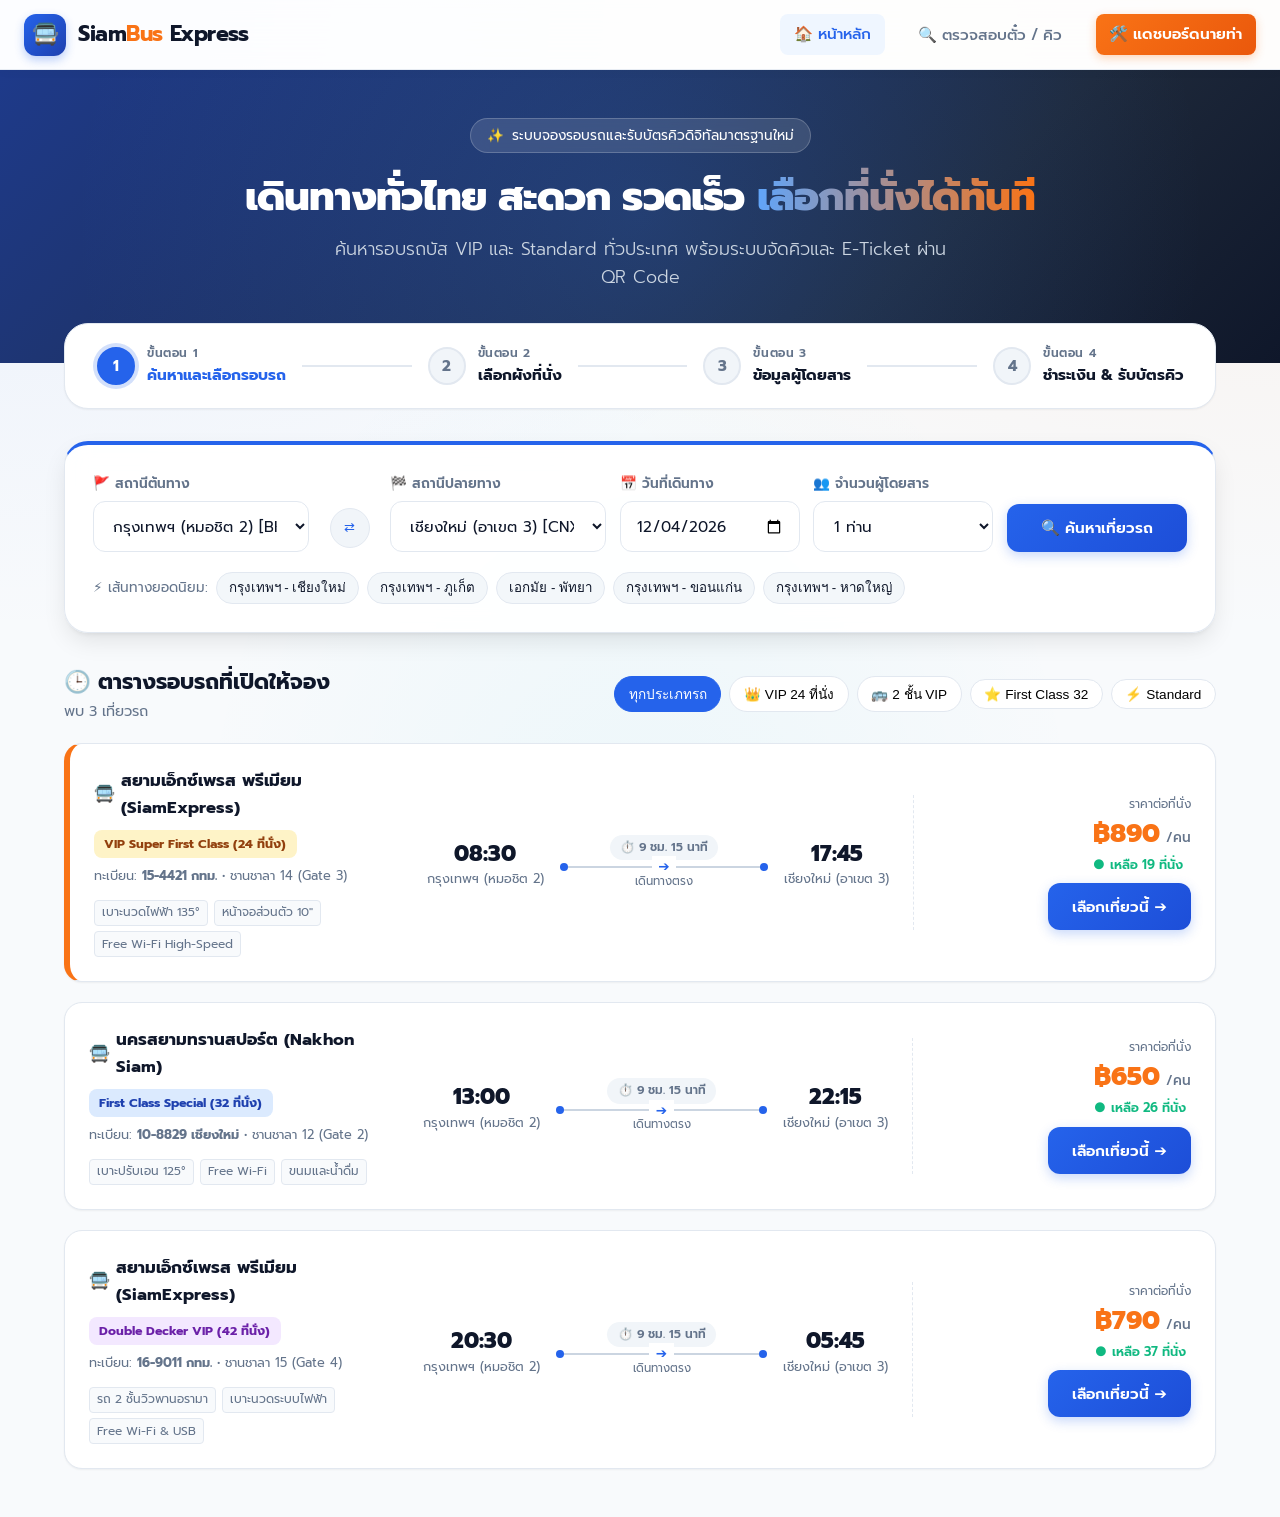
<file: index.html>
<!DOCTYPE html>
<html lang="th">
<head>
  <meta charset="UTF-8">
  <meta name="viewport" content="width=device-width, initial-scale=1.0">
  <title>SiamBus Express | ระบบค้นหารอบรถและจองคิวเดินทางออนไลน์</title>
  <meta name="description" content="ระบบจองตั๋วรถทัวร์และจองคิวเดินทางออนไลน์ ผังที่นั่งแบบเรียลไทม์ และบัตรคิวดิจิทัล QR Code สำหรับผู้โดยสาร">
  <!-- Google Fonts: Prompt & Plus Jakarta Sans -->
  <link rel="preconnect" href="https://fonts.googleapis.com">
  <link rel="preconnect" href="https://fonts.gstatic.com" crossorigin>
  <link href="https://fonts.googleapis.com/css2?family=Plus+Jakarta+Sans:wght@400;600;700;800&family=Prompt:wght@300;400;500;600;700;800&display=swap" rel="stylesheet">
  <!-- Stylesheets -->
  <link rel="stylesheet" href="css/style.css">
  <link rel="stylesheet" href="css/seatmap.css">
</head>
<body>

  <!-- Top Navigation Bar -->
  <nav class="navbar">
    <div class="nav-container">
      <a href="index.html" class="logo">
        <div class="logo-icon">🚍</div>
        <div class="logo-text">Siam<span>Bus</span> Express</div>
      </a>
      <ul class="nav-links">
        <li><a href="index.html" class="nav-link active">🏠 หน้าหลัก</a></li>
        <li><button type="button" class="nav-link" onclick="openLookupModal()" style="background: none; border: none; cursor: pointer; font-family: inherit;">🔍 ตรวจสอบตั๋ว / คิว</button></li>
        <li><a href="admin.html" class="nav-link nav-badge-btn">🛠️ แดชบอร์ดนายท่า</a></li>
      </ul>
    </div>
  </nav>

  <!-- Hero Header Section -->
  <header class="hero-section">
    <div class="hero-content">
      <div class="hero-pill">
        <span>✨</span> ระบบจองรอบรถและรับบัตรคิวดิจิทัลมาตรฐานใหม่
      </div>
      <h1 class="hero-title">เดินทางทั่วไทย สะดวก รวดเร็ว <span>เลือกที่นั่งได้ทันที</span></h1>
      <p class="hero-subtitle">ค้นหารอบรถบัส VIP และ Standard ทั่วประเทศ พร้อมระบบจัดคิวและ E-Ticket ผ่าน QR Code</p>
    </div>
  </header>

  <!-- Main Container -->
  <main class="main-container">

    <!-- Step Progress Wizard -->
    <div class="wizard-progress">
      <div class="wizard-step active" id="stepIndicator1">
        <div class="step-circle">1</div>
        <div class="step-info">
          <span class="step-num">ขั้นตอน 1</span>
          <span class="step-title">ค้นหาและเลือกรอบรถ</span>
        </div>
      </div>
      <div class="wizard-divider"></div>
      <div class="wizard-step" id="stepIndicator2">
        <div class="step-circle">2</div>
        <div class="step-info">
          <span class="step-num">ขั้นตอน 2</span>
          <span class="step-title">เลือกผังที่นั่ง</span>
        </div>
      </div>
      <div class="wizard-divider"></div>
      <div class="wizard-step" id="stepIndicator3">
        <div class="step-circle">3</div>
        <div class="step-info">
          <span class="step-num">ขั้นตอน 3</span>
          <span class="step-title">ข้อมูลผู้โดยสาร</span>
        </div>
      </div>
      <div class="wizard-divider"></div>
      <div class="wizard-step" id="stepIndicator4">
        <div class="step-circle">4</div>
        <div class="step-info">
          <span class="step-num">ขั้นตอน 4</span>
          <span class="step-title">ชำระเงิน & รับบัตรคิว</span>
        </div>
      </div>
    </div>

    <!-- ====================================================================
         STEP 1: SEARCH WIDGET & SCHEDULE LIST
         ==================================================================== -->
    <div id="step1View">
      <div class="card search-card">
        <form id="searchForm">
          <div class="search-grid">
            <div class="form-group">
              <label class="form-label" for="originSelect">🚩 สถานีต้นทาง</label>
              <select id="originSelect" class="form-select" required></select>
            </div>

            <div class="swap-btn-container">
              <button type="button" class="swap-btn" id="swapStationBtn" title="สลับต้นทาง-ปลายทาง">⇄</button>
            </div>

            <div class="form-group">
              <label class="form-label" for="destSelect">🏁 สถานีปลายทาง</label>
              <select id="destSelect" class="form-select" required></select>
            </div>

            <div class="form-group">
              <label class="form-label" for="travelDateInput">📅 วันที่เดินทาง</label>
              <input type="date" id="travelDateInput" class="form-control" required>
            </div>

            <div class="form-group">
              <label class="form-label" for="passengersInput">👥 จำนวนผู้โดยสาร</label>
              <select id="passengersInput" class="form-select">
                <option value="1">1 ท่าน</option>
                <option value="2">2 ท่าน</option>
                <option value="3">3 ท่าน</option>
                <option value="4">4 ท่าน</option>
                <option value="5">5 ท่าน</option>
              </select>
            </div>

            <div class="form-group">
              <button type="submit" class="btn btn-primary btn-block" style="height: 48px;">
                🔍 ค้นหาเที่ยวรถ
              </button>
            </div>
          </div>
        </form>

        <!-- Quick Routes -->
        <div class="quick-routes">
          <span>⚡ เส้นทางยอดนิยม:</span>
          <button type="button" class="quick-chip" data-from="BKK_MOH" data-to="CNX_ARC">กรุงเทพฯ - เชียงใหม่</button>
          <button type="button" class="quick-chip" data-from="BKK_SAI" data-to="HKT_TRM">กรุงเทพฯ - ภูเก็ต</button>
          <button type="button" class="quick-chip" data-from="BKK_EKK" data-to="PTY_NRM">เอกมัย - พัทยา</button>
          <button type="button" class="quick-chip" data-from="BKK_MOH" data-to="KKC_TRM">กรุงเทพฯ - ขอนแก่น</button>
          <button type="button" class="quick-chip" data-from="BKK_SAI" data-to="HDY_TRM">กรุงเทพฯ - หาดใหญ่</button>
        </div>
      </div>

      <!-- Schedule Results List -->
      <div class="section-header">
        <div>
          <h2 class="section-title">🕒 ตารางรอบรถที่เปิดให้จอง</h2>
          <p style="color: var(--text-muted); font-size: 0.9rem;" id="scheduleCountBadge">กำลังโหลดเที่ยวรถ...</p>
        </div>
        <div class="filter-bar">
          <button type="button" class="filter-chip active" data-class="ALL">ทุกประเภทรถ</button>
          <button type="button" class="filter-chip" data-class="VIP24">👑 VIP 24 ที่นั่ง</button>
          <button type="button" class="filter-chip" data-class="DOUBLE_DECK">🚌 2 ชั้น VIP</button>
          <button type="button" class="filter-chip" data-class="FIRST32">⭐ First Class 32</button>
          <button type="button" class="filter-chip" data-class="EXPRESS40">⚡ Standard</button>
        </div>
      </div>

      <div class="schedule-list" id="scheduleListContainer"></div>
    </div>

    <!-- ====================================================================
         STEP 2: BUS SEAT MAP SELECTION
         ==================================================================== -->
    <div id="step2View" style="display: none;">
      <div class="card" style="margin-bottom: 1.5rem; background: linear-gradient(135deg, #1e3a8a 0%, #1e40af 100%); color: white;">
        <div style="display: flex; justify-content: space-between; align-items: center; flex-wrap: wrap; gap: 1rem;">
          <div>
            <span style="font-size: 0.8rem; background: rgba(255,255,255,0.2); padding: 2px 8px; border-radius: 4px;">เที่ยวรถที่เลือก</span>
            <h2 id="selectedTripTitle" style="font-size: 1.4rem; font-weight: 800; margin-top: 4px;">กรุงเทพฯ ➔ เชียงใหม่</h2>
            <p id="selectedTripMeta" style="color: #cbd5e1; font-size: 0.9rem;"></p>
          </div>
          <button type="button" class="btn btn-secondary" onclick="goToStep(1)" style="background: white; color: var(--primary);">
            ← เปลี่ยนเที่ยวรถ
          </button>
        </div>
      </div>

      <div class="booking-layout">
        <!-- Interactive Bus Canvas / Seat Map -->
        <div class="card">
          <h3 class="form-section-title">💺 เลือกที่นั่งบนรถบัส (คลิกที่นั่งที่ต้องการ)</h3>
          <div id="seatMapContainer"></div>
        </div>

        <!-- Seat Selection Summary Sidebar -->
        <div class="summary-sidebar">
          <h3 class="summary-title">📋 สรุปการเลือกที่นั่ง</h3>
          <div class="summary-route-box">
            <div style="font-size: 0.85rem; color: var(--text-muted); margin-bottom: 4px;">ที่นั่งที่เลือก (<span id="selectedSeatsCount">0</span> ที่นั่ง):</div>
            <div id="selectedSeatsList" style="min-height: 40px; display: flex; flex-wrap: wrap;">
              <span style="color: var(--text-muted); font-size: 0.85rem;">ยังไม่ได้เลือกที่นั่ง</span>
            </div>
          </div>

          <div class="summary-row">
            <span>ราคารวมที่นั่ง:</span>
            <span id="selectedSeatsTotalPrice" style="font-weight: 800; color: var(--secondary); font-size: 1.25rem;">฿0</span>
          </div>
          <p style="font-size: 0.78rem; color: var(--text-muted); margin-bottom: 1.25rem;">* สามารถเลือกได้สูงสุด 5 ที่นั่งต่อครั้ง</p>

          <button type="button" id="proceedToPassengerBtn" class="btn btn-primary btn-block btn-lg" onclick="proceedToPassengerDetails()" disabled>
            ต่อไป: กรอกข้อมูลผู้โดยสาร ➔
          </button>
        </div>
      </div>
    </div>

    <!-- ====================================================================
         STEP 3: PASSENGER INFORMATION & ADD-ONS
         ==================================================================== -->
    <div id="step3View" style="display: none;">
      <div class="booking-layout">
        <div>
          <!-- Main Contact Info -->
          <div class="form-section-card">
            <h3 class="form-section-title">👤 ข้อมูลผู้ติดต่อหลัก (สำหรับรับ SMS & E-Ticket)</h3>
            <div class="form-grid-2">
              <div class="form-group">
                <label class="form-label" for="mainContactName">ชื่อ-นามสกุล *</label>
                <input type="text" id="mainContactName" class="form-control" placeholder="เช่น นายสมชาย เดินทางดี" value="สมชาย เดินทางดี" required>
              </div>
              <div class="form-group">
                <label class="form-label" for="mainContactPhone">เบอร์โทรศัพท์มือถือ *</label>
                <input type="tel" id="mainContactPhone" class="form-control" placeholder="เช่น 081-234-5678" value="081-234-5678" required>
              </div>
              <div class="form-group">
                <label class="form-label" for="mainContactEmail">อีเมล (Email)</label>
                <input type="email" id="mainContactEmail" class="form-control" placeholder="เช่น somchai@email.com" value="somchai@email.com">
              </div>
              <div class="form-group">
                <label class="form-label" for="mainContactId">เลขบัตรประชาชน / Passport</label>
                <input type="text" id="mainContactId" class="form-control" placeholder="1-1002-XXXXX-XX-X" value="1-1002-00345-67-1">
              </div>
            </div>
          </div>

          <!-- Pickup & Dropoff Stations -->
          <div class="form-section-card">
            <h3 class="form-section-title">📍 จุดขึ้นรถและจุดลงรถ</h3>
            <div class="form-grid-2">
              <div class="form-group">
                <label class="form-label">จุดขึ้นรถ (Boarding Point)</label>
                <input type="text" id="boardingStationInput" class="form-control">
              </div>
              <div class="form-group">
                <label class="form-label">จุดลงรถ (Drop-off Point)</label>
                <input type="text" id="dropoffStationInput" class="form-control">
              </div>
            </div>
          </div>

          <!-- Dynamic Passengers according to selected seats -->
          <div class="form-section-card">
            <h3 class="form-section-title">👥 รายชื่อผู้โดยสารตามที่นั่ง</h3>
            <div id="passengerInputsContainer"></div>
          </div>

          <!-- Travel Add-ons -->
          <div class="form-section-card">
            <h3 class="form-section-title">🛡️ บริการเสริมการเดินทาง (Add-ons)</h3>
            <div class="addons-grid">
              <div class="addon-card selected" id="addonInsuranceCard" onclick="toggleAddon('insurance')">
                <div style="font-size: 1.5rem;">🛡️</div>
                <div class="addon-info">
                  <h4>ประกันภัยอุบัติเหตุเดินทาง</h4>
                  <p>คุ้มครองวงเงินสูงสุด 500,000 บาท ตลอดการเดินทาง</p>
                  <div class="addon-price">+฿30 / ที่นั่ง</div>
                </div>
              </div>

              <div class="addon-card" id="addonLuggageCard" onclick="toggleAddon('luggage')">
                <div style="font-size: 1.5rem;">🧳</div>
                <div class="addon-info">
                  <h4>เพิ่มน้ำหนักสัมภาระ (+15 kg)</h4>
                  <p>สำหรับกระเป๋าใบใหญ่พิเศษหรือสัมภาระเพิ่มเติม</p>
                  <div class="addon-price">+฿100 / ชิ้น</div>
                </div>
              </div>
            </div>
          </div>

          <div style="display: flex; justify-content: space-between; margin-top: 1.5rem;">
            <button type="button" class="btn btn-secondary" onclick="goToStep(2)">
              ← ย้อนกลับไปเลือกที่นั่ง
            </button>
            <button type="button" class="btn btn-primary btn-lg" onclick="proceedToConfirmation()">
              ต่อไป: ตรวจสอบและชำระเงิน ➔
            </button>
          </div>
        </div>

        <!-- Sidebar Summary -->
        <div class="summary-sidebar">
          <h3 class="summary-title">🧾 สรุปค่าโดยสาร</h3>
          <div class="summary-row">
            <span>ค่าที่นั่งโดยสาร:</span>
            <span id="summarySeatsPrice">฿0</span>
          </div>
          <div class="summary-row" style="font-size: 0.8rem; color: var(--text-muted);">
            <span id="summarySeatsCount">-</span>
            <span></span>
          </div>
          <div class="summary-row">
            <span>ประกันการเดินทาง:</span>
            <span id="summaryInsurancePrice">฿0</span>
          </div>
          <div class="summary-row">
            <span>สัมภาระเพิ่มเติม:</span>
            <span id="summaryLuggagePrice">฿0</span>
          </div>
          <div class="summary-row total">
            <span>ยอดชำระสุทธิ:</span>
            <span id="summaryGrandTotal">฿0</span>
          </div>
        </div>
      </div>
    </div>

    <!-- ====================================================================
         STEP 4: SUMMARY & PAYMENT SIMULATOR
         ==================================================================== -->
    <div id="step4View" style="display: none;">
      <div class="booking-layout">
        <div>
          <!-- Booking Review -->
          <div class="form-section-card">
            <h3 class="form-section-title">🔍 ตรวจสอบข้อมูลการเดินทางก่อนยืนยัน</h3>
            <div style="display: flex; flex-direction: column; gap: 0.85rem; font-size: 0.95rem;">
              <div class="summary-row">
                <strong style="color: var(--text-muted);">เส้นทาง:</strong>
                <span id="confirmRoute" style="font-weight: 700; color: var(--primary);"></span>
              </div>
              <div class="summary-row">
                <strong style="color: var(--text-muted);">วันและเวลารถออก:</strong>
                <span id="confirmDateTime" style="font-weight: 700;"></span>
              </div>
              <div class="summary-row">
                <strong style="color: var(--text-muted);">ผู้ให้บริการ / รถ:</strong>
                <span id="confirmOperator"></span>
              </div>
              <div class="summary-row">
                <strong style="color: var(--text-muted);">ที่นั่งที่จอง:</strong>
                <span id="confirmSeats" style="font-weight: 700; color: var(--secondary);"></span>
              </div>
              <div class="summary-row">
                <strong style="color: var(--text-muted);">ผู้ติดต่อหลัก:</strong>
                <span id="confirmContact"></span>
              </div>
              <div class="summary-row">
                <strong style="color: var(--text-muted);">จุดขึ้นรถ:</strong>
                <span id="confirmPickup"></span>
              </div>
              <div class="summary-row">
                <strong style="color: var(--text-muted);">จุดส่งปลายทาง:</strong>
                <span id="confirmDropoff"></span>
              </div>
            </div>
          </div>

          <!-- Payment Methods Simulator -->
          <div class="form-section-card">
            <h3 class="form-section-title">💳 ช่องทางการชำระเงิน</h3>
            <div style="display: grid; grid-template-columns: 1fr 1fr 1fr; gap: 1rem; margin-bottom: 1.5rem;">
              <div class="addon-card selected payment-method-card" onclick="selectPaymentMethod('PromptPay QR', this)">
                <div style="font-size: 1.5rem;">📱</div>
                <div>
                  <h4 style="font-size: 0.95rem;">PromptPay QR</h4>
                  <p style="font-size: 0.75rem;">สแกนจ่ายทันทีทุกธนาคาร</p>
                </div>
              </div>

              <div class="addon-card payment-method-card" onclick="selectPaymentMethod('Credit/Debit Card', this)">
                <div style="font-size: 1.5rem;">💳</div>
                <div>
                  <h4 style="font-size: 0.95rem;">บัตรเครดิต/เดบิต</h4>
                  <p style="font-size: 0.75rem;">Visa, Mastercard, JCB</p>
                </div>
              </div>

              <div class="addon-card payment-method-card" onclick="selectPaymentMethod('TrueMoney / 7-Eleven', this)">
                <div style="font-size: 1.5rem;">🏪</div>
                <div>
                  <h4 style="font-size: 0.95rem;">เคาน์เตอร์เซอร์วิส</h4>
                  <p style="font-size: 0.75rem;">7-Eleven / TrueMoney</p>
                </div>
              </div>
            </div>

            <div style="background: #f8fafc; border: 1.5px dashed #cbd5e1; border-radius: var(--radius-md); padding: 1.5rem; text-align: center;">
              <div style="font-weight: 700; margin-bottom: 0.5rem;">ระบบจำลองการชำระเงินอัตโนมัติ (Simulation Mode)</div>
              <p style="font-size: 0.85rem; color: var(--text-muted); margin-bottom: 1rem;">เมื่อกดยืนยัน ระบบจะจำลองการชำระเงินสำเร็จ และสร้างบัตรคิว E-Ticket พร้อม QR Code ทันที</p>
              <div style="font-size: 1.6rem; font-weight: 800; color: var(--secondary);" id="confirmPayTotal">฿0</div>
            </div>
          </div>

          <div style="display: flex; justify-content: space-between; margin-top: 1.5rem;">
            <button type="button" class="btn btn-secondary" onclick="goToStep(3)">
              ← ย้อนกลับไปแก้ไขข้อมูล
            </button>
            <button type="button" class="btn btn-accent btn-lg" onclick="completeBooking()">
              ⚡ ยืนยันชำระเงิน & ออกตั๋วบัตรคิว ➔
            </button>
          </div>
        </div>

        <!-- Sidebar Summary -->
        <div class="summary-sidebar">
          <h3 class="summary-title">🛡️ ความปลอดภัยและความคุ้มครอง</h3>
          <ul style="list-style: none; display: flex; flex-direction: column; gap: 0.75rem; font-size: 0.85rem; color: var(--text-muted);">
            <li>✓ ตั๋วดิจิทัล QR Code ตรวจสอบสถานะได้แบบเรียลไทม์</li>
            <li>✓ มีระบบแจ้งเตือนและเรียกคิวขึ้นรถที่ชานชาลา</li>
            <li>✓ รถบัสผ่านการตรวจมาตรฐานความปลอดภัยกรมการขนส่ง</li>
            <li>✓ ศูนย์บริการช่วยเหลือ 24 ชั่วโมง โทร 1690</li>
          </ul>
        </div>
      </div>
    </div>

  </main>

  <!-- ====================================================================
       MODAL: LOOKUP BOOKINGS / QUEUE STATUS
       ==================================================================== -->
  <div class="modal-overlay" id="lookupModal">
    <div class="modal-content">
      <div class="modal-header">
        <h3>🔍 ตรวจสอบตั๋วเดินทางและสถานะคิว</h3>
        <button type="button" class="modal-close" onclick="closeLookupModal()">×</button>
      </div>
      <div class="modal-body">
        <div class="form-group" style="margin-bottom: 1.25rem;">
          <label class="form-label" for="lookupSearchInput">ค้นหาด้วยรหัสการจอง หรือเบอร์โทรศัพท์</label>
          <div style="display: flex; gap: 0.5rem;">
            <input type="text" id="lookupSearchInput" class="form-control" placeholder="เช่น BUS-2026-8801 หรือ 081-234-5678">
            <button type="button" class="btn btn-primary" onclick="searchExistingBookings()">ค้นหา</button>
          </div>
        </div>

        <div id="lookupResultsContainer">
          <div style="text-align: center; color: var(--text-muted); font-size: 0.85rem; padding: 1rem 0;">
            กรอกรหัสการจองหรือเบอร์โทรศัพท์ที่ใช้จองเพื่อดูตั๋วและหมายเลขคิว
          </div>
        </div>
      </div>
      <div class="modal-footer">
        <button type="button" class="btn btn-secondary" onclick="closeLookupModal()">ปิด</button>
      </div>
    </div>
  </div>

  <!-- Scripts -->
  <script src="js/data.js"></script>
  <script src="js/seatmap.js"></script>
  <script src="js/app.js"></script>
</body>
</html>
</file>
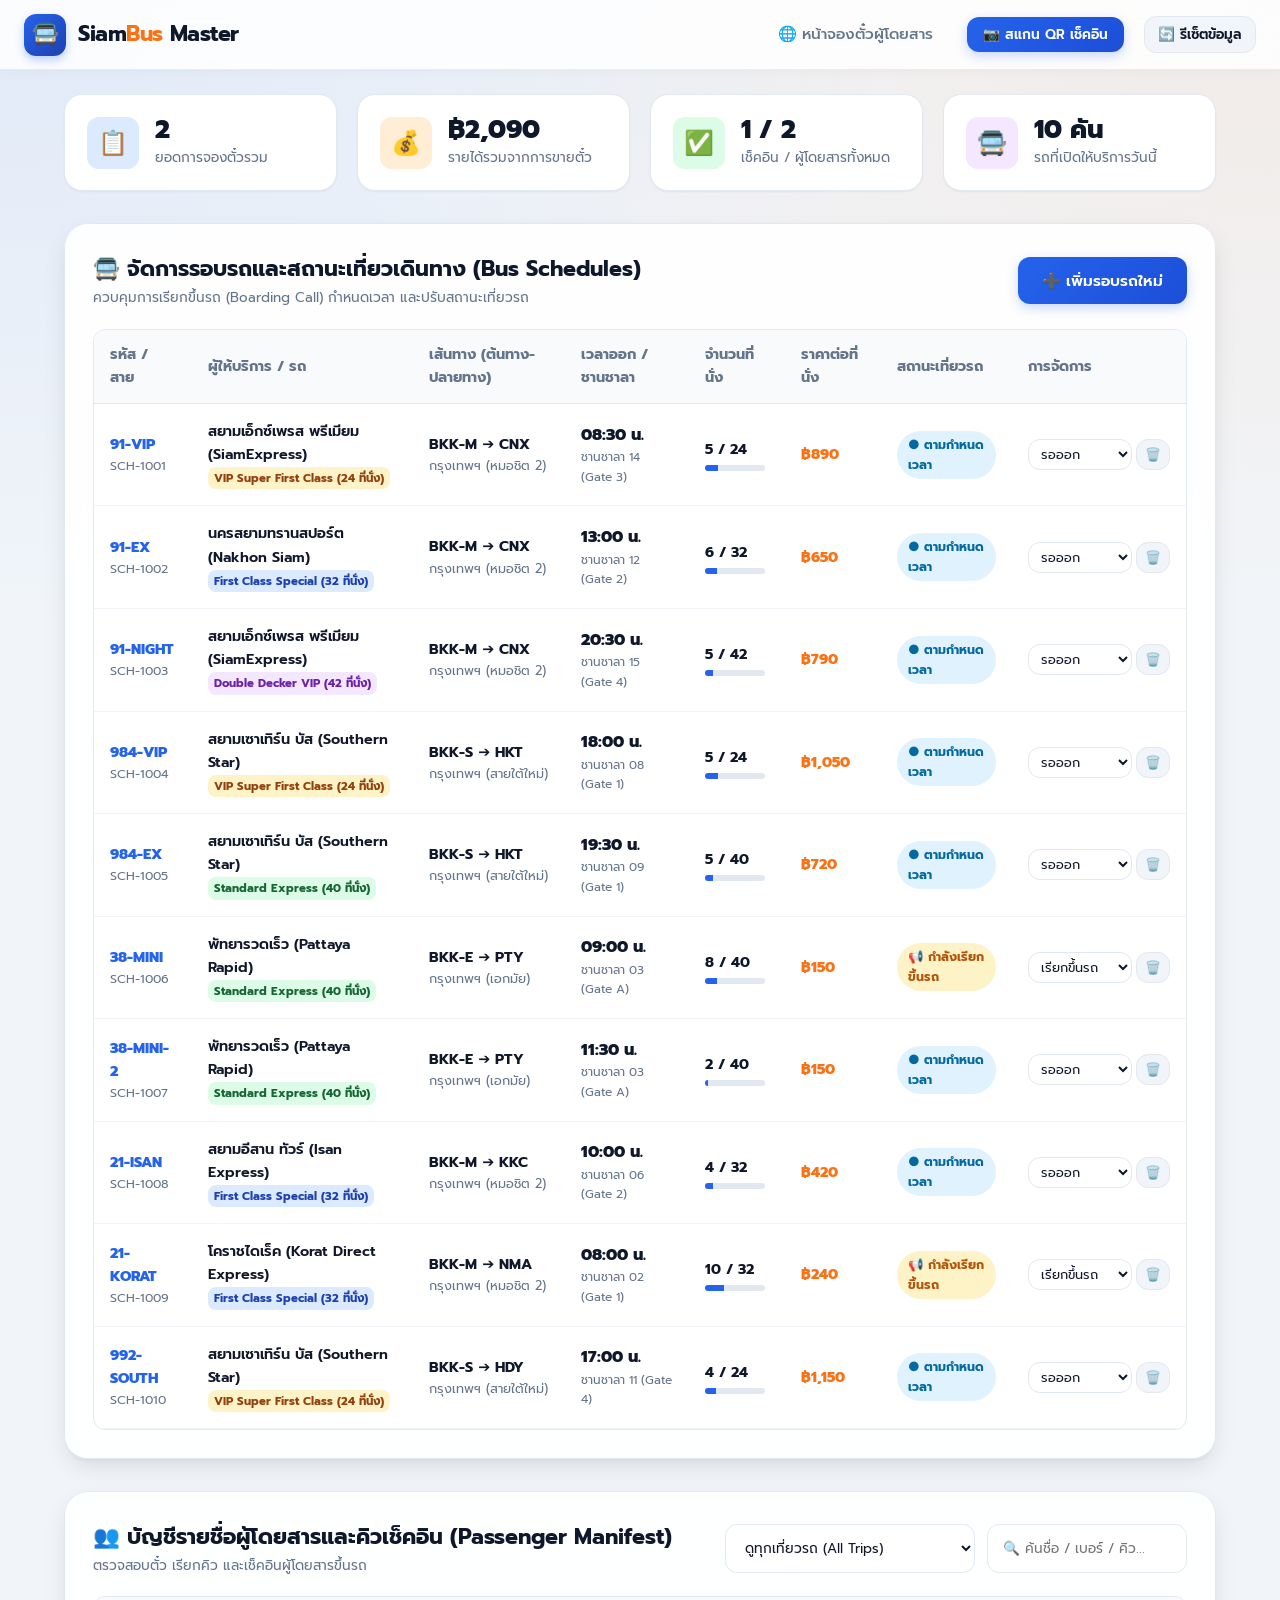
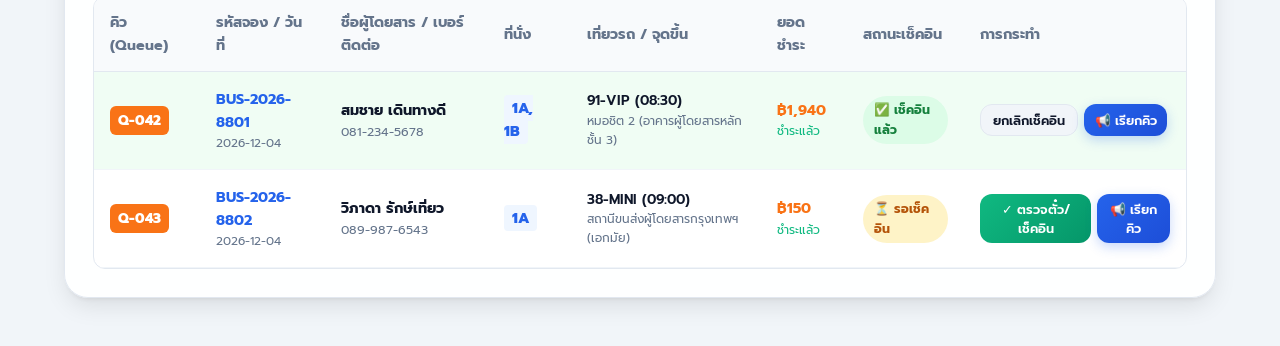
<file: admin.html>
<!DOCTYPE html>
<html lang="th">
<head>
  <meta charset="UTF-8">
  <meta name="viewport" content="width=device-width, initial-scale=1.0">
  <title>แดชบอร์ดจัดการรอบรถและตรวจคิว | SiamBus Station Master</title>
  <!-- Google Fonts -->
  <link rel="preconnect" href="https://fonts.googleapis.com">
  <link rel="preconnect" href="https://fonts.gstatic.com" crossorigin>
  <link href="https://fonts.googleapis.com/css2?family=Plus+Jakarta+Sans:wght@400;600;700;800&family=Prompt:wght@300;400;500;600;700;800&display=swap" rel="stylesheet">
  <!-- Stylesheets -->
  <link rel="stylesheet" href="css/style.css">
</head>
<body style="background-color: #f1f5f9;">

  <!-- Navigation Bar -->
  <nav class="navbar">
    <div class="nav-container">
      <a href="index.html" class="logo">
        <div class="logo-icon">🚍</div>
        <div class="logo-text">Siam<span>Bus</span> Master</div>
      </a>
      <ul class="nav-links">
        <li><a href="index.html" class="nav-link">🌐 หน้าจองตั๋วผู้โดยสาร</a></li>
        <li><button type="button" class="btn btn-primary" onclick="openScannerModal()" style="padding: 0.45rem 1rem; font-size: 0.85rem;">📷 สแกน QR เช็คอิน</button></li>
        <li><button type="button" class="btn btn-secondary" onclick="resetAllDataToDefault()" style="padding: 0.45rem 0.85rem; font-size: 0.85rem;">🔄 รีเซ็ตข้อมูล</button></li>
      </ul>
    </div>
  </nav>

  <!-- Live Queue Announcement Banner (Triggered when calling queue) -->
  <div id="queueLiveAnnouncementBanner" style="display: none; background: linear-gradient(90deg, #ea580c 0%, #f97316 100%); color: white; padding: 1rem 1.5rem; box-shadow: var(--shadow-md); position: sticky; top: 65px; z-index: 90;">
    <div style="max-width: 1200px; margin: 0 auto; display: flex; justify-content: space-between; align-items: center; flex-wrap: wrap; gap: 0.75rem;">
      <div style="display: flex; align-items: center; gap: 1rem;">
        <div style="font-size: 1.8rem; animation: pulse 1s infinite;">📢</div>
        <div>
          <div style="font-size: 0.8rem; text-transform: uppercase; letter-spacing: 0.05em; opacity: 0.9;">กำลังประกาศเรียกคิวขึ้นรถ (Live Boarding Call)</div>
          <div style="font-size: 1.25rem; font-weight: 800;">
            หมายเลขคิว <span id="announcedQueueNo" style="background: white; color: #c2410c; padding: 2px 10px; border-radius: 6px; font-size: 1.35rem;">-</span> :
            คุณ <span id="announcedPassengerName">-</span> เชิญที่ <span id="announcedPlatform">-</span>
          </div>
        </div>
      </div>
      <button type="button" class="btn btn-secondary" onclick="dismissQueueAnnouncement()" style="background: rgba(255,255,255,0.2); color: white; border: 1px solid rgba(255,255,255,0.4); padding: 0.4rem 1rem;">
        ปิดการแจ้งเตือน ✕
      </button>
    </div>
  </div>

  <main class="main-container" style="margin-top: 1.5rem;">

    <!-- Analytics Dashboard Stats -->
    <div class="admin-stats-grid">
      <div class="stat-card">
        <div class="stat-icon blue">📋</div>
        <div class="stat-content">
          <h3 id="statTotalBookings">0</h3>
          <p>ยอดการจองตั๋วรวม</p>
        </div>
      </div>

      <div class="stat-card">
        <div class="stat-icon orange">💰</div>
        <div class="stat-content">
          <h3 id="statTotalRevenue">฿0</h3>
          <p>รายได้รวมจากการขายตั๋ว</p>
        </div>
      </div>

      <div class="stat-card">
        <div class="stat-icon green">✅</div>
        <div class="stat-content">
          <h3 id="statCheckedIn">0 / 0</h3>
          <p>เช็คอิน / ผู้โดยสารทั้งหมด</p>
        </div>
      </div>

      <div class="stat-card">
        <div class="stat-icon purple">🚍</div>
        <div class="stat-content">
          <h3 id="statActiveBuses">0 คัน</h3>
          <p>รถที่เปิดให้บริการวันนี้</p>
        </div>
      </div>
    </div>

    <!-- Section 1: Bus Schedules & Route Management -->
    <div class="card" style="margin-bottom: 2rem;">
      <div class="section-header">
        <div>
          <h2 class="section-title">🚍 จัดการรอบรถและสถานะเที่ยวเดินทาง (Bus Schedules)</h2>
          <p style="color: var(--text-muted); font-size: 0.85rem;">ควบคุมการเรียกขึ้นรถ (Boarding Call) กำหนดเวลา และปรับสถานะเที่ยวรถ</p>
        </div>
        <button type="button" class="btn btn-primary" onclick="openAddScheduleModal()">
          ➕ เพิ่มรอบรถใหม่
        </button>
      </div>

      <div class="table-responsive">
        <table class="custom-table">
          <thead>
            <tr>
              <th>รหัส / สาย</th>
              <th>ผู้ให้บริการ / รถ</th>
              <th>เส้นทาง (ต้นทาง-ปลายทาง)</th>
              <th>เวลาออก / ชานชาลา</th>
              <th>จำนวนที่นั่ง</th>
              <th>ราคาต่อที่นั่ง</th>
              <th>สถานะเที่ยวรถ</th>
              <th>การจัดการ</th>
            </tr>
          </thead>
          <tbody id="schedulesTableBody"></tbody>
        </table>
      </div>
    </div>

    <!-- Section 2: Real-Time Passenger Manifest & Check-in Queue -->
    <div class="card">
      <div class="section-header" style="flex-wrap: wrap; gap: 1rem;">
        <div>
          <h2 class="section-title">👥 บัญชีรายชื่อผู้โดยสารและคิวเช็คอิน (Passenger Manifest)</h2>
          <p style="color: var(--text-muted); font-size: 0.85rem;">ตรวจสอบตั๋ว เรียกคิว และเช็คอินผู้โดยสารขึ้นรถ</p>
        </div>
        <div style="display: flex; gap: 0.75rem; flex-wrap: wrap;">
          <select id="manifestTripFilter" class="form-select" style="width: 250px; font-size: 0.85rem;"></select>
          <input type="text" id="manifestSearchInput" class="form-control" placeholder="🔍 ค้นชื่อ / เบอร์ / คิว..." style="width: 200px; font-size: 0.85rem;">
        </div>
      </div>

      <div class="table-responsive">
        <table class="custom-table">
          <thead>
            <tr>
              <th>คิว (Queue)</th>
              <th>รหัสจอง / วันที่</th>
              <th>ชื่อผู้โดยสาร / เบอร์ติดต่อ</th>
              <th>ที่นั่ง</th>
              <th>เที่ยวรถ / จุดขึ้น</th>
              <th>ยอดชำระ</th>
              <th>สถานะเช็คอิน</th>
              <th>การกระทำ</th>
            </tr>
          </thead>
          <tbody id="manifestTableBody"></tbody>
        </table>
      </div>
    </div>

  </main>

  <!-- ====================================================================
       MODAL: ADD NEW SCHEDULE
       ==================================================================== -->
  <div class="modal-overlay" id="addScheduleModal">
    <div class="modal-content">
      <div class="modal-header">
        <h3>➕ เพิ่มรอบรถใหม่ในระบบ</h3>
        <button type="button" class="modal-close" onclick="closeAddScheduleModal()">×</button>
      </div>
      <form onsubmit="submitNewScheduleForm(event)">
        <div class="modal-body">
          <div class="form-grid-2">
            <div class="form-group">
              <label class="form-label">หมายเลขสาย (Route Number) *</label>
              <input type="text" id="newTripRoute" class="form-control" placeholder="เช่น 91-SPECIAL" required>
            </div>
            <div class="form-group">
              <label class="form-label">ชื่อผู้ให้บริการ / บริษัท *</label>
              <input type="text" id="newTripOperator" class="form-control" placeholder="เช่น สยามเอ็กซ์เพรส พรีเมียม" value="สยามเอ็กซ์เพรส พรีเมียม" required>
            </div>

            <div class="form-group">
              <label class="form-label">ประเภทรถโดยสาร *</label>
              <select id="newTripBusClass" class="form-select">
                <option value="VIP24">VIP Super First Class (24 ที่นั่ง)</option>
                <option value="DOUBLE_DECK">Double Decker VIP (42 ที่นั่ง)</option>
                <option value="FIRST32">First Class Special (32 ที่นั่ง)</option>
                <option value="EXPRESS40">Standard Express (40 ที่นั่ง)</option>
              </select>
            </div>
            <div class="form-group">
              <label class="form-label">ทะเบียนรถ *</label>
              <input type="text" id="newTripPlate" class="form-control" placeholder="เช่น 15-9988 กทม." required>
            </div>

            <div class="form-group">
              <label class="form-label">สถานีต้นทาง *</label>
              <select id="newTripOrigin" class="form-select" required></select>
            </div>
            <div class="form-group">
              <label class="form-label">สถานีปลายทาง *</label>
              <select id="newTripDest" class="form-select" required></select>
            </div>

            <div class="form-group">
              <label class="form-label">เวลาออกเดินทาง *</label>
              <input type="time" id="newTripDepTime" class="form-control" value="09:30" required>
            </div>
            <div class="form-group">
              <label class="form-label">เวลาถึงปลายทาง *</label>
              <input type="time" id="newTripArrTime" class="form-control" value="18:45" required>
            </div>

            <div class="form-group">
              <label class="form-label">ระยะเวลาเดินทาง</label>
              <input type="text" id="newTripDuration" class="form-control" value="9 ชม. 15 นาที">
            </div>
            <div class="form-group">
              <label class="form-label">ราคาต่อที่นั่ง (บาท) *</label>
              <input type="number" id="newTripPrice" class="form-control" value="850" min="50" required>
            </div>

            <div class="form-group">
              <label class="form-label">ชานชาลา (Platform)</label>
              <input type="text" id="newTripPlatform" class="form-control" value="ชานชาลา 16">
            </div>
            <div class="form-group">
              <label class="form-label">ประตูขึ้นรถ (Gate)</label>
              <input type="text" id="newTripGate" class="form-control" value="Gate 3">
            </div>
          </div>
        </div>
        <div class="modal-footer">
          <button type="button" class="btn btn-secondary" onclick="closeAddScheduleModal()">ยกเลิก</button>
          <button type="submit" class="btn btn-primary">บันทึกรอบรถใหม่</button>
        </div>
      </form>
    </div>
  </div>

  <!-- ====================================================================
       MODAL: QR CODE SCANNER SIMULATOR
       ==================================================================== -->
  <div class="modal-overlay" id="scannerModal">
    <div class="modal-content">
      <div class="modal-header">
        <h3>📷 เครื่องสแกน QR Code ตรวจตั๋วและเช็คอิน</h3>
        <button type="button" class="modal-close" onclick="closeScannerModal()">×</button>
      </div>
      <div class="modal-body" style="text-align: center;">
        <div style="width: 240px; height: 240px; border: 3px dashed var(--primary); border-radius: var(--radius-lg); margin: 1rem auto; display: flex; flex-direction: column; align-items: center; justify-content: center; background: #f8fafc; position: relative; overflow: hidden;">
          <div style="font-size: 3rem; margin-bottom: 0.5rem;">📱</div>
          <div style="font-size: 0.85rem; color: var(--text-muted);">นำ QR Code บนตั๋วมาจ่อหน้ากล้อง</div>
          <!-- Animated scanning laser line -->
          <div style="position: absolute; left: 0; right: 0; height: 3px; background: #ef4444; box-shadow: 0 0 8px #ef4444; animation: scanLaser 2s infinite ease-in-out;"></div>
        </div>
        <style>
          @keyframes scanLaser {
            0% { top: 10%; }
            50% { top: 90%; }
            100% { top: 10%; }
          }
        </style>
        <p style="font-size: 0.85rem; color: var(--text-muted); margin-bottom: 1.5rem;">
          จำลองการตรวจตั๋วและเช็คอินผู้โดยสารที่ยังรอเช็คอิน
        </p>
        <button type="button" class="btn btn-primary btn-lg" onclick="simulateScanQrCode()">
          ⚡ จำลองการสแกนตั๋วสำเร็จ
        </button>
      </div>
      <div class="modal-footer">
        <button type="button" class="btn btn-secondary" onclick="closeScannerModal()">ปิด</button>
      </div>
    </div>
  </div>

  <!-- Scripts -->
  <script src="js/data.js"></script>
  <script src="js/admin.js"></script>
</body>
</html>
</file>
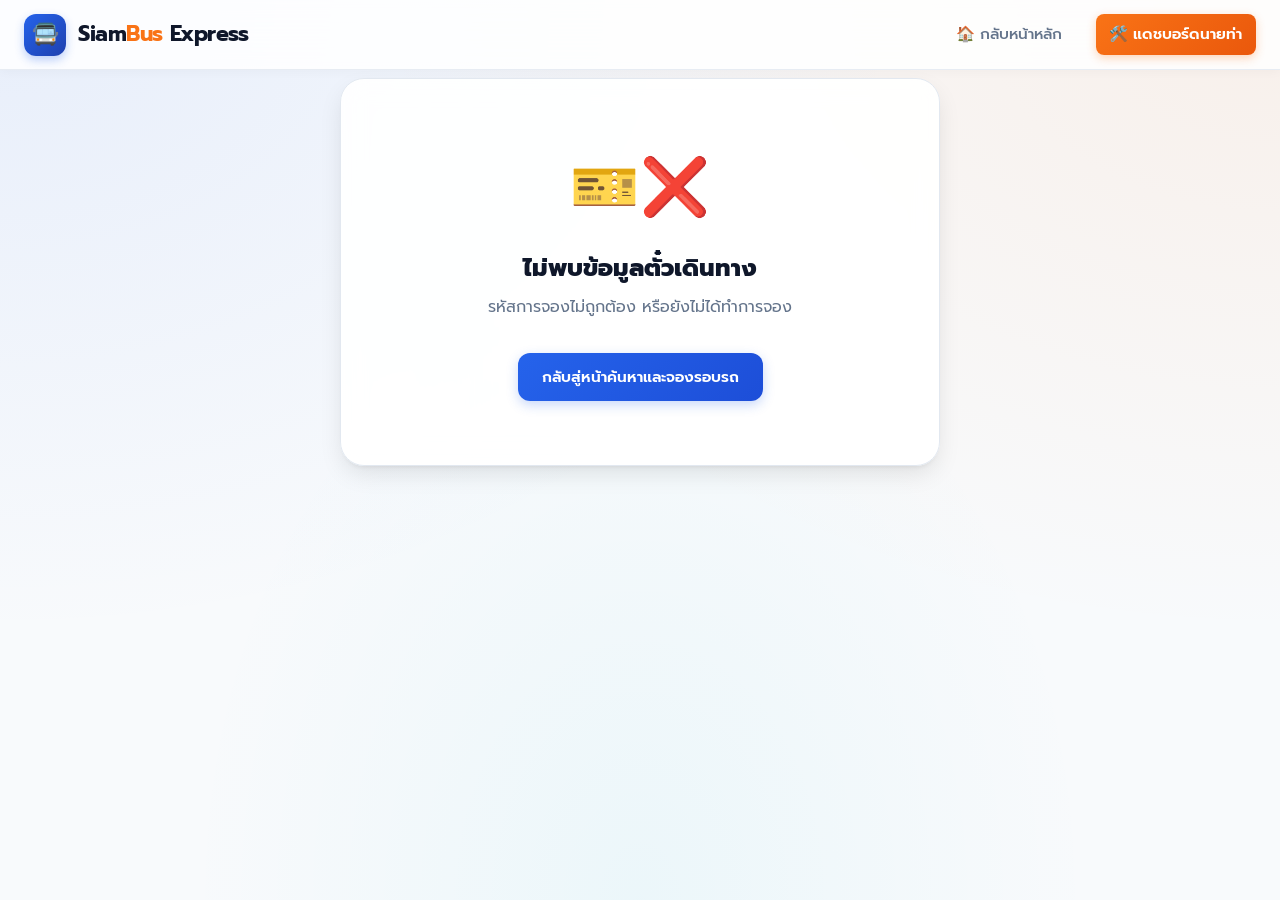
<file: ticket.html>
<!DOCTYPE html>
<html lang="th">
<head>
  <meta charset="UTF-8">
  <meta name="viewport" content="width=device-width, initial-scale=1.0">
  <title>บัตรคิวและตั๋วเดินทางดิจิทัล | SiamBus Express E-Ticket</title>
  <!-- Google Fonts -->
  <link rel="preconnect" href="https://fonts.googleapis.com">
  <link rel="preconnect" href="https://fonts.gstatic.com" crossorigin>
  <link href="https://fonts.googleapis.com/css2?family=Plus+Jakarta+Sans:wght@400;600;700;800&family=Prompt:wght@300;400;500;600;700;800&display=swap" rel="stylesheet">
  <!-- Stylesheets -->
  <link rel="stylesheet" href="css/style.css">
  <style>
    @media print {
      body { background: white !important; }
      .navbar, .ticket-actions-bar, .countdown-box { display: none !important; }
      .ticket-wrapper { margin: 0 !important; max-width: 100% !important; box-shadow: none !important; }
      .boarding-pass { border: 1px solid #000 !important; }
    }
  </style>
</head>
<body>

  <!-- Top Navigation Bar -->
  <nav class="navbar">
    <div class="nav-container">
      <a href="index.html" class="logo">
        <div class="logo-icon">🚍</div>
        <div class="logo-text">Siam<span>Bus</span> Express</div>
      </a>
      <ul class="nav-links">
        <li><a href="index.html" class="nav-link">🏠 กลับหน้าหลัก</a></li>
        <li><a href="admin.html" class="nav-link nav-badge-btn">🛠️ แดชบอร์ดนายท่า</a></li>
      </ul>
    </div>
  </nav>

  <main class="main-container" id="ticketMainContainer">
    <div class="ticket-wrapper">

      <!-- Action Buttons Bar -->
      <div class="ticket-actions-bar" style="display: flex; justify-content: space-between; align-items: center; margin-bottom: 1.25rem;">
        <a href="index.html" class="btn btn-secondary">
          ← จองเที่ยวรถอื่น
        </a>
        <div style="display: flex; gap: 0.75rem;">
          <button type="button" class="btn btn-primary" onclick="printTicket()">
            🖨️ พิมพ์ / บันทึกตั๋ว (Print PDF)
          </button>
        </div>
      </div>

      <!-- Boarding Pass Card -->
      <div class="boarding-pass">
        <!-- Header -->
        <div class="ticket-header">
          <div class="ticket-brand">
            <div class="logo-icon" style="background: rgba(255,255,255,0.2);">🚍</div>
            <div>
              <h2 id="ticketOperator">สยามเอ็กซ์เพรส พรีเมียม</h2>
              <p style="font-size: 0.85rem; color: #cbd5e1;" id="ticketRouteNumber">สาย 91-VIP กรุงเทพฯ - เชียงใหม่</p>
            </div>
          </div>
          <div style="text-align: right;">
            <div class="ticket-badge-live" id="ticketLiveBadge">บัตรโดยสารอิเล็กทรอนิกส์ (E-TICKET)</div>
            <div style="font-size: 0.8rem; color: #cbd5e1; margin-top: 4px;">รหัส: <strong id="ticketBookingId">BUS-2026-8801</strong></div>
          </div>
        </div>

        <!-- Queue Number Highlight Banner -->
        <div class="queue-highlight-banner">
          <div class="queue-number-box">
            <div>
              <div style="font-size: 0.8rem; font-weight: 700; color: #c2410c; text-transform: uppercase;">หมายเลขคิวเดินทาง (Queue No.)</div>
              <div style="font-size: 0.85rem; color: var(--text-muted);">ใช้สำหรับแสดงตัวและรอเรียกขึ้นรถที่ชานชาลา</div>
            </div>
          </div>
          <div class="queue-big-pill" id="ticketQueueNum">Q-042</div>
        </div>

        <!-- Ticket Body -->
        <div class="ticket-body">
          <!-- Route Timeline -->
          <div class="trip-timeline" style="margin-bottom: 2rem; background: #f8fafc; padding: 1.25rem; border-radius: var(--radius-lg); border: 1px solid var(--border-color);">
            <div class="time-point">
              <div class="time" id="ticketDepTime" style="color: var(--primary);">08:30 น.</div>
              <div class="station-name" id="ticketOriginName" style="font-weight: 700;">กรุงเทพฯ (หมอชิต 2)</div>
            </div>
            <div class="time-middle">
              <span class="duration-pill" id="ticketDuration">⏱️ 9 ชม. 15 นาที</span>
              <div class="route-line">
                <span class="route-line-icon">➔</span>
              </div>
              <span style="font-size: 0.72rem; color: var(--text-muted); margin-top: 4px;" id="ticketBusClass">VIP Super First Class</span>
            </div>
            <div class="time-point">
              <div class="time" id="ticketArrTime" style="color: var(--primary);">17:45 น.</div>
              <div class="station-name" id="ticketDestName" style="font-weight: 700;">เชียงใหม่ (อาเขต 3)</div>
            </div>
          </div>

          <!-- Trip Info Grid -->
          <div class="ticket-grid-3">
            <div class="ticket-field">
              <label>📅 วันที่เดินทาง</label>
              <span id="ticketTravelDate">-</span>
            </div>
            <div class="ticket-field">
              <label>💺 ที่นั่ง (Seat Numbers)</label>
              <span id="ticketSeats" style="color: var(--secondary); font-size: 1.25rem;">-</span>
            </div>
            <div class="ticket-field">
              <label>🚪 ชานชาลา / ประตูขึ้นรถ</label>
              <span id="ticketPlatformGate">-</span>
            </div>

            <div class="ticket-field">
              <label>👤 ผู้โดยสารหลัก</label>
              <span id="ticketPassengerName">-</span>
            </div>
            <div class="ticket-field">
              <label>📞 เบอร์โทรศัพท์</label>
              <span id="ticketPassengerPhone">-</span>
            </div>
            <div class="ticket-field">
              <label>🚍 ทะเบียนรถโดยสาร</label>
              <span id="ticketPlateNumber">-</span>
            </div>

            <div class="ticket-field" style="grid-column: span 2;">
              <label>📍 จุดรับขึ้นรถ (Boarding Station)</label>
              <span id="ticketPickupLocation" style="font-size: 0.95rem;">-</span>
            </div>
            <div class="ticket-field">
              <label>📍 จุดส่งปลายทาง (Drop-off)</label>
              <span id="ticketDropoffLocation" style="font-size: 0.95rem;">-</span>
            </div>
          </div>

          <!-- Perforated Divider Line -->
          <div class="ticket-divider">
            <div class="ticket-divider-line"></div>
          </div>

          <!-- Footer with QR Code & Countdown -->
          <div class="ticket-footer">
            <div class="qr-code-box">
              <canvas id="qrCodeCanvas" class="qr-code-canvas" width="130" height="130"></canvas>
              <span style="font-size: 0.75rem; color: var(--text-muted); font-weight: 600;">สแกนเพื่อตรวจตั๋วและเช็คอิน</span>
            </div>

            <div class="countdown-box">
              <div style="font-size: 0.8rem; font-weight: 700; color: var(--text-muted); margin-bottom: 0.25rem;">
                ⏳ เวลานับถอยหลังก่อนรถออก
              </div>
              <div class="countdown-digits" id="departureCountdownTimer">--:--:--</div>
              <div style="font-size: 0.78rem; color: var(--text-muted); margin-top: 0.35rem;" id="departureStatusNote">
                กรุณามาถึงชานชาลาก่อนเวลารถออกอย่างน้อย 20 นาที
              </div>
            </div>

            <div style="text-align: right; min-width: 140px;">
              <div style="font-size: 0.75rem; color: var(--text-muted);">ยอดชำระเงินสุทธิ</div>
              <div style="font-size: 1.5rem; font-weight: 900; color: var(--secondary);" id="ticketTotalFare">฿0</div>
              <div style="font-size: 0.75rem; color: var(--success); font-weight: 600; margin-bottom: 0.5rem;" id="ticketPaymentStatus">PromptPay QR (ชำระแล้ว)</div>
              <span class="status-badge" id="ticketCheckinBadge" style="font-size: 0.78rem;">⏳ รอเรียกคิว</span>
            </div>
          </div>
        </div>
      </div>

      <!-- Quick Helpful Guide -->
      <div class="card" style="margin-top: 1.5rem; background: rgba(255,255,255,0.7);">
        <h4 style="font-weight: 700; font-size: 0.95rem; margin-bottom: 0.5rem;">ℹ️ คำแนะนำสำหรับผู้โดยสาร</h4>
        <ul style="font-size: 0.85rem; color: var(--text-muted); padding-left: 1.25rem; display: flex; flex-direction: column; gap: 0.35rem;">
          <li>สามารถบันทึกภาพหน้าจอตั๋วนี้ หรือแสดง QR Code ต่อเจ้าหน้าที่ประจำชานชาลาเพื่อขึ้นรถ</li>
          <li>เมื่อถึงเวลาเรียกรอบรถ นายท่าจะประกาศเรียกคิวผ่านระบบเสียงและหน้าจอแสดงผล</li>
          <li>หากต้องการแก้ไขหรือสอบถามข้อมูล ติดต่อฝ่ายบริการลูกค้า โทร 02-123-4567</li>
        </ul>
      </div>

    </div>
  </main>

  <!-- Scripts -->
  <script src="js/data.js"></script>
  <script src="js/ticket.js"></script>
</body>
</html>
</file>
<file: css/style.css>
/* ==========================================================================
   SIAMBUS EXPRESS & TRAVEL QUEUE BOOKING SYSTEM - MAIN STYLESHEET
   Modern, Ultra-clean, Glassmorphism with Vibrant Travel Accents
   ========================================================================== */

:root {
  --primary: #2563eb;
  --primary-dark: #1d4ed8;
  --primary-light: #60a5fa;
  --primary-subtle: #eff6ff;
  
  --secondary: #f97316;
  --secondary-hover: #ea580c;
  --secondary-subtle: #fff7ed;
  
  --accent: #06b6d4;
  --accent-purple: #8b5cf6;
  
  --success: #10b981;
  --success-bg: #ecfdf5;
  --warning: #f59e0b;
  --warning-bg: #fffbeb;
  --danger: #ef4444;
  --danger-bg: #fef2f2;
  
  --bg-main: #f8fafc;
  --bg-card: rgba(255, 255, 255, 0.92);
  --bg-glass: rgba(255, 255, 255, 0.75);
  --border-color: #e2e8f0;
  --border-focus: #93c5fd;
  
  --text-main: #0f172a;
  --text-muted: #64748b;
  --text-light: #94a3b8;
  
  --shadow-sm: 0 1px 2px 0 rgb(0 0 0 / 0.05);
  --shadow-md: 0 4px 6px -1px rgb(0 0 0 / 0.1), 0 2px 4px -2px rgb(0 0 0 / 0.1);
  --shadow-lg: 0 10px 25px -3px rgb(0 0 0 / 0.1), 0 4px 6px -4px rgb(0 0 0 / 0.1);
  --shadow-xl: 0 20px 30px -6px rgb(0 0 0 / 0.15);
  
  --radius-sm: 8px;
  --radius-md: 12px;
  --radius-lg: 18px;
  --radius-xl: 24px;
  --radius-full: 9999px;
  
  --font-sans: 'Prompt', 'Plus Jakarta Sans', system-ui, -apple-system, sans-serif;
}

* {
  box-sizing: border-box;
  margin: 0;
  padding: 0;
}

body {
  font-family: var(--font-sans);
  background-color: var(--bg-main);
  color: var(--text-main);
  line-height: 1.6;
  min-height: 100vh;
  display: flex;
  flex-direction: column;
  background-image: 
    radial-gradient(at 0% 0%, rgba(37, 99, 235, 0.08) 0px, transparent 50%),
    radial-gradient(at 100% 0%, rgba(249, 115, 22, 0.08) 0px, transparent 50%),
    radial-gradient(at 50% 100%, rgba(6, 182, 212, 0.05) 0px, transparent 50%);
  background-attachment: fixed;
}

/* ==========================================================================
   NAVIGATION BAR
   ========================================================================== */
.navbar {
  position: sticky;
  top: 0;
  z-index: 100;
  backdrop-filter: blur(16px);
  -webkit-backdrop-filter: blur(16px);
  background: rgba(255, 255, 255, 0.85);
  border-bottom: 1px solid rgba(226, 232, 240, 0.8);
  box-shadow: 0 2px 10px rgba(0, 0, 0, 0.03);
}

.nav-container {
  max-width: 1280px;
  margin: 0 auto;
  padding: 0.85rem 1.5rem;
  display: flex;
  align-items: center;
  justify-content: space-between;
}

.logo {
  display: flex;
  align-items: center;
  gap: 0.75rem;
  text-decoration: none;
  color: var(--text-main);
  font-weight: 700;
  font-size: 1.35rem;
  letter-spacing: -0.02em;
}

.logo-icon {
  width: 42px;
  height: 42px;
  background: linear-gradient(135deg, var(--primary) 0%, #1e40af 100%);
  color: white;
  border-radius: var(--radius-md);
  display: flex;
  align-items: center;
  justify-content: center;
  font-size: 1.35rem;
  box-shadow: 0 4px 10px rgba(37, 99, 235, 0.3);
}

.logo-text span {
  color: var(--secondary);
}

.nav-links {
  display: flex;
  align-items: center;
  gap: 1.25rem;
  list-style: none;
}

.nav-link {
  text-decoration: none;
  color: var(--text-muted);
  font-weight: 500;
  font-size: 0.95rem;
  padding: 0.5rem 0.85rem;
  border-radius: var(--radius-sm);
  transition: all 0.2s ease;
  display: flex;
  align-items: center;
  gap: 0.4rem;
}

.nav-link:hover, .nav-link.active {
  color: var(--primary);
  background-color: var(--primary-subtle);
}

.nav-badge-btn {
  background: linear-gradient(135deg, var(--secondary) 0%, #ea580c 100%);
  color: white !important;
  box-shadow: 0 3px 10px rgba(249, 115, 22, 0.3);
  font-weight: 600;
}

.nav-badge-btn:hover {
  transform: translateY(-1px);
  box-shadow: 0 5px 14px rgba(249, 115, 22, 0.4);
}

/* ==========================================================================
   HERO / BANNER SECTION
   ========================================================================== */
.hero-section {
  position: relative;
  padding: 3rem 1.5rem 4.5rem;
  background: linear-gradient(135deg, #1e3a8a 0%, #1e293b 70%, #0f172a 100%);
  color: white;
  overflow: hidden;
  text-align: center;
}

.hero-section::before {
  content: '';
  position: absolute;
  top: -50%;
  left: -20%;
  width: 140%;
  height: 200%;
  background: radial-gradient(circle, rgba(59, 130, 246, 0.2) 0%, transparent 60%);
  pointer-events: none;
}

.hero-content {
  max-width: 860px;
  margin: 0 auto;
  position: relative;
  z-index: 2;
}

.hero-pill {
  display: inline-flex;
  align-items: center;
  gap: 0.5rem;
  background: rgba(255, 255, 255, 0.12);
  border: 1px solid rgba(255, 255, 255, 0.2);
  padding: 0.35rem 1rem;
  border-radius: var(--radius-full);
  font-size: 0.85rem;
  margin-bottom: 1.25rem;
  backdrop-filter: blur(8px);
}

.hero-title {
  font-size: 2.5rem;
  font-weight: 800;
  line-height: 1.2;
  margin-bottom: 0.85rem;
  letter-spacing: -0.02em;
}

.hero-title span {
  background: linear-gradient(90deg, #60a5fa, #f97316);
  -webkit-background-clip: text;
  -webkit-text-fill-color: transparent;
}

.hero-subtitle {
  font-size: 1.1rem;
  color: #cbd5e1;
  font-weight: 300;
  max-width: 640px;
  margin: 0 auto;
}

/* ==========================================================================
   CONTAINER & LAYOUT
   ========================================================================== */
.main-container {
  max-width: 1200px;
  margin: -2.5rem auto 3rem;
  padding: 0 1.5rem;
  position: relative;
  z-index: 10;
  flex: 1;
  width: 100%;
}

.card {
  background: var(--bg-card);
  border: 1px solid var(--border-color);
  border-radius: var(--radius-xl);
  padding: 1.75rem;
  box-shadow: var(--shadow-lg);
  backdrop-filter: blur(12px);
  -webkit-backdrop-filter: blur(12px);
}

/* ==========================================================================
   SEARCH WIDGET (HERO CARD)
   ========================================================================== */
.search-card {
  margin-bottom: 2rem;
  border-top: 4px solid var(--primary);
}

.search-grid {
  display: grid;
  grid-template-columns: 1.2fr 0.3fr 1.2fr 1fr 1fr 1fr;
  gap: 0.85rem;
  align-items: flex-end;
}

.swap-btn-container {
  display: flex;
  align-items: center;
  justify-content: center;
  padding-bottom: 0.25rem;
}

.swap-btn {
  width: 40px;
  height: 40px;
  border-radius: 50%;
  border: 1px solid var(--border-color);
  background: #f1f5f9;
  color: var(--primary);
  display: flex;
  align-items: center;
  justify-content: center;
  cursor: pointer;
  transition: all 0.2s;
}

.swap-btn:hover {
  background: var(--primary);
  color: white;
  transform: rotate(180deg);
}

.form-group {
  display: flex;
  flex-direction: column;
  gap: 0.4rem;
}

.form-label {
  font-size: 0.85rem;
  font-weight: 600;
  color: var(--text-muted);
  display: flex;
  align-items: center;
  gap: 0.35rem;
}

.form-control, .form-select {
  width: 100%;
  padding: 0.75rem 0.95rem;
  border: 1.5px solid var(--border-color);
  border-radius: var(--radius-md);
  font-size: 0.95rem;
  font-family: inherit;
  color: var(--text-main);
  background-color: white;
  transition: all 0.2s ease;
  outline: none;
}

.form-control:focus, .form-select:focus {
  border-color: var(--primary);
  box-shadow: 0 0 0 3px rgba(37, 99, 235, 0.15);
}

.btn {
  display: inline-flex;
  align-items: center;
  justify-content: center;
  gap: 0.5rem;
  padding: 0.75rem 1.5rem;
  border-radius: var(--radius-md);
  font-family: inherit;
  font-size: 0.95rem;
  font-weight: 600;
  border: none;
  cursor: pointer;
  transition: all 0.2s ease;
  text-decoration: none;
}

.btn-primary {
  background: linear-gradient(135deg, var(--primary) 0%, var(--primary-dark) 100%);
  color: white;
  box-shadow: 0 4px 12px rgba(37, 99, 235, 0.25);
}

.btn-primary:hover {
  box-shadow: 0 6px 18px rgba(37, 99, 235, 0.35);
  transform: translateY(-1px);
}

.btn-secondary {
  background: #f1f5f9;
  color: var(--text-main);
  border: 1px solid var(--border-color);
}

.btn-secondary:hover {
  background: #e2e8f0;
}

.btn-accent {
  background: linear-gradient(135deg, var(--secondary) 0%, #ea580c 100%);
  color: white;
  box-shadow: 0 4px 12px rgba(249, 115, 22, 0.3);
}

.btn-accent:hover {
  box-shadow: 0 6px 18px rgba(249, 115, 22, 0.4);
  transform: translateY(-1px);
}

.btn-success {
  background: linear-gradient(135deg, var(--success) 0%, #059669 100%);
  color: white;
}

.btn-block {
  width: 100%;
}

.btn-lg {
  padding: 0.95rem 1.75rem;
  font-size: 1.05rem;
  border-radius: var(--radius-lg);
}

/* ==========================================================================
   POPULAR ROUTES QUICK SELECTOR
   ========================================================================== */
.quick-routes {
  display: flex;
  align-items: center;
  gap: 0.5rem;
  margin-top: 1.25rem;
  flex-wrap: wrap;
  font-size: 0.85rem;
  color: var(--text-muted);
}

.quick-chip {
  background: rgba(241, 245, 249, 0.8);
  border: 1px solid var(--border-color);
  padding: 0.3rem 0.75rem;
  border-radius: var(--radius-full);
  cursor: pointer;
  transition: all 0.15s;
  color: var(--text-main);
}

.quick-chip:hover {
  background: var(--primary-subtle);
  border-color: var(--primary-light);
  color: var(--primary-dark);
}

/* ==========================================================================
   STEP WIZARD PROGRESS
   ========================================================================== */
.wizard-progress {
  display: flex;
  align-items: center;
  justify-content: space-between;
  margin-bottom: 2rem;
  position: relative;
  background: white;
  padding: 1.25rem 2rem;
  border-radius: var(--radius-xl);
  border: 1px solid var(--border-color);
  box-shadow: var(--shadow-sm);
}

.wizard-step {
  display: flex;
  align-items: center;
  gap: 0.75rem;
  position: relative;
  z-index: 2;
  cursor: default;
}

.step-circle {
  width: 38px;
  height: 38px;
  border-radius: 50%;
  background: #f1f5f9;
  border: 2px solid var(--border-color);
  color: var(--text-muted);
  display: flex;
  align-items: center;
  justify-content: center;
  font-weight: 700;
  font-size: 0.95rem;
  transition: all 0.3s ease;
}

.wizard-step.active .step-circle {
  background: var(--primary);
  border-color: var(--primary);
  color: white;
  box-shadow: 0 0 0 4px rgba(37, 99, 235, 0.2);
}

.wizard-step.completed .step-circle {
  background: var(--success);
  border-color: var(--success);
  color: white;
}

.step-info {
  display: flex;
  flex-direction: column;
}

.step-num {
  font-size: 0.75rem;
  text-transform: uppercase;
  letter-spacing: 0.05em;
  color: var(--text-muted);
  font-weight: 600;
}

.step-title {
  font-size: 0.95rem;
  font-weight: 700;
  color: var(--text-main);
}

.wizard-step.active .step-title {
  color: var(--primary);
}

.wizard-divider {
  flex: 1;
  height: 2px;
  background: var(--border-color);
  margin: 0 1rem;
  position: relative;
}

/* ==========================================================================
   SCHEDULE CARDS & BUS LIST
   ========================================================================== */
.section-header {
  display: flex;
  align-items: center;
  justify-content: space-between;
  margin-bottom: 1.25rem;
}

.section-title {
  font-size: 1.35rem;
  font-weight: 700;
  display: flex;
  align-items: center;
  gap: 0.5rem;
}

.filter-bar {
  display: flex;
  gap: 0.5rem;
  align-items: center;
  flex-wrap: wrap;
}

.filter-chip {
  padding: 0.4rem 0.85rem;
  border-radius: var(--radius-full);
  border: 1px solid var(--border-color);
  background: white;
  font-size: 0.85rem;
  font-weight: 500;
  cursor: pointer;
  transition: all 0.15s;
}

.filter-chip.active {
  background: var(--primary);
  color: white;
  border-color: var(--primary);
}

.schedule-list {
  display: flex;
  flex-direction: column;
  gap: 1.25rem;
}

.schedule-card {
  background: white;
  border-radius: var(--radius-lg);
  border: 1.5px solid var(--border-color);
  padding: 1.5rem;
  box-shadow: var(--shadow-sm);
  transition: all 0.25s ease;
  display: grid;
  grid-template-columns: 2fr 3fr 1.8fr;
  gap: 1.5rem;
  align-items: center;
  position: relative;
  overflow: hidden;
}

.schedule-card:hover {
  border-color: var(--primary-light);
  box-shadow: var(--shadow-md);
  transform: translateY(-2px);
}

.schedule-card.featured {
  border-left: 6px solid var(--secondary);
}

.bus-meta-side {
  display: flex;
  flex-direction: column;
  gap: 0.5rem;
}

.operator-tag {
  font-weight: 700;
  font-size: 1.05rem;
  color: var(--text-main);
  display: flex;
  align-items: center;
  gap: 0.4rem;
}

.bus-badge {
  display: inline-flex;
  align-items: center;
  gap: 0.35rem;
  padding: 0.25rem 0.65rem;
  border-radius: var(--radius-sm);
  font-size: 0.78rem;
  font-weight: 700;
  width: fit-content;
}

.badge-gold { background: #fef3c7; color: #92400e; }
.badge-blue { background: #dbeafe; color: #1e40af; }
.badge-green { background: #dcfce7; color: #166534; }
.badge-purple { background: #f3e8ff; color: #6b21a8; }

.bus-amenities {
  display: flex;
  flex-wrap: wrap;
  gap: 0.35rem;
  margin-top: 0.35rem;
}

.amenity-tag {
  font-size: 0.75rem;
  background: #f8fafc;
  border: 1px solid #e2e8f0;
  padding: 0.15rem 0.45rem;
  border-radius: 4px;
  color: var(--text-muted);
}

.trip-timeline {
  display: flex;
  align-items: center;
  justify-content: space-between;
  position: relative;
}

.time-point {
  text-align: center;
  min-width: 85px;
}

.time-point .time {
  font-size: 1.35rem;
  font-weight: 800;
  color: var(--text-main);
}

.time-point .station-name {
  font-size: 0.8rem;
  color: var(--text-muted);
  max-width: 120px;
  line-height: 1.3;
}

.time-middle {
  flex: 1;
  display: flex;
  flex-direction: column;
  align-items: center;
  padding: 0 1rem;
}

.duration-pill {
  font-size: 0.75rem;
  font-weight: 600;
  background: #f1f5f9;
  padding: 0.2rem 0.65rem;
  border-radius: var(--radius-full);
  color: var(--text-muted);
  margin-bottom: 0.35rem;
}

.route-line {
  width: 100%;
  height: 2px;
  background: #cbd5e1;
  position: relative;
  display: flex;
  align-items: center;
  justify-content: center;
}

.route-line::before, .route-line::after {
  content: '';
  position: absolute;
  width: 8px;
  height: 8px;
  border-radius: 50%;
  background: var(--primary);
}

.route-line::before { left: 0; }
.route-line::after { right: 0; }

.route-line-icon {
  background: white;
  padding: 0 0.4rem;
  color: var(--primary);
  font-size: 0.85rem;
}

.price-action-side {
  display: flex;
  flex-direction: column;
  align-items: flex-end;
  justify-content: center;
  border-left: 1px dashed var(--border-color);
  padding-left: 1.5rem;
  gap: 0.5rem;
}

.price-display {
  text-align: right;
}

.price-label {
  font-size: 0.75rem;
  color: var(--text-muted);
}

.price-amount {
  font-size: 1.6rem;
  font-weight: 800;
  color: var(--secondary);
}

.price-unit {
  font-size: 0.85rem;
  font-weight: 500;
  color: var(--text-muted);
}

.seat-status-pill {
  font-size: 0.8rem;
  color: var(--success);
  font-weight: 600;
  display: flex;
  align-items: center;
  gap: 0.3rem;
}

/* ==========================================================================
   BOOKING & PASSENGER DETAILS FORM
   ========================================================================== */
.booking-layout {
  display: grid;
  grid-template-columns: 2fr 1fr;
  gap: 2rem;
  align-items: start;
}

.form-section-card {
  background: white;
  border: 1px solid var(--border-color);
  border-radius: var(--radius-lg);
  padding: 1.5rem;
  margin-bottom: 1.5rem;
}

.form-section-title {
  font-size: 1.1rem;
  font-weight: 700;
  margin-bottom: 1.25rem;
  display: flex;
  align-items: center;
  gap: 0.5rem;
  color: var(--text-main);
  border-bottom: 1px solid var(--border-color);
  padding-bottom: 0.75rem;
}

.form-grid-2 {
  display: grid;
  grid-template-columns: 1fr 1fr;
  gap: 1rem;
}

.passenger-seat-badge {
  display: inline-flex;
  align-items: center;
  gap: 0.4rem;
  background: var(--primary-subtle);
  color: var(--primary);
  padding: 0.35rem 0.75rem;
  border-radius: var(--radius-md);
  font-weight: 700;
  margin-bottom: 1rem;
}

/* Add-ons selection cards */
.addons-grid {
  display: grid;
  grid-template-columns: 1fr 1fr;
  gap: 1rem;
}

.addon-card {
  border: 1.5px solid var(--border-color);
  border-radius: var(--radius-md);
  padding: 1rem;
  cursor: pointer;
  transition: all 0.2s;
  display: flex;
  align-items: flex-start;
  gap: 0.75rem;
  background: #f8fafc;
}

.addon-card:hover {
  border-color: var(--primary-light);
  background: white;
}

.addon-card.selected {
  border-color: var(--primary);
  background: var(--primary-subtle);
}

.addon-info h4 {
  font-size: 0.95rem;
  font-weight: 700;
  color: var(--text-main);
}

.addon-info p {
  font-size: 0.8rem;
  color: var(--text-muted);
}

.addon-price {
  font-weight: 700;
  color: var(--secondary);
  font-size: 0.9rem;
  margin-top: 0.25rem;
}

/* ==========================================================================
   SUMMARY SIDEBAR
   ========================================================================== */
.summary-sidebar {
  background: white;
  border: 1px solid var(--border-color);
  border-radius: var(--radius-lg);
  padding: 1.5rem;
  position: sticky;
  top: 5.5rem;
  box-shadow: var(--shadow-md);
}

.summary-title {
  font-size: 1.15rem;
  font-weight: 700;
  margin-bottom: 1rem;
  display: flex;
  align-items: center;
  gap: 0.5rem;
}

.summary-route-box {
  background: #f8fafc;
  border-radius: var(--radius-md);
  padding: 1rem;
  margin-bottom: 1.25rem;
  border: 1px solid var(--border-color);
}

.summary-row {
  display: flex;
  justify-content: space-between;
  margin-bottom: 0.65rem;
  font-size: 0.9rem;
}

.summary-row.total {
  border-top: 2px dashed var(--border-color);
  padding-top: 0.85rem;
  margin-top: 0.85rem;
  font-size: 1.15rem;
  font-weight: 800;
  color: var(--text-main);
}

.summary-row.total span:last-child {
  color: var(--secondary);
  font-size: 1.4rem;
}

/* ==========================================================================
   QUEUE / E-TICKET BOARDING PASS
   ========================================================================== */
.ticket-wrapper {
  max-width: 780px;
  margin: 2rem auto;
}

.boarding-pass {
  background: white;
  border-radius: var(--radius-xl);
  box-shadow: var(--shadow-xl);
  border: 1px solid var(--border-color);
  overflow: hidden;
  position: relative;
}

.ticket-header {
  background: linear-gradient(135deg, #1e3a8a 0%, #1e40af 100%);
  color: white;
  padding: 1.75rem 2rem;
  display: flex;
  align-items: center;
  justify-content: space-between;
}

.ticket-brand {
  display: flex;
  align-items: center;
  gap: 0.75rem;
}

.ticket-brand h2 {
  font-size: 1.35rem;
  font-weight: 800;
}

.ticket-badge-live {
  background: rgba(16, 185, 129, 0.2);
  border: 1px solid #10b981;
  color: #34d399;
  padding: 0.3rem 0.75rem;
  border-radius: var(--radius-full);
  font-size: 0.8rem;
  font-weight: 700;
  display: flex;
  align-items: center;
  gap: 0.4rem;
}

.ticket-badge-live::before {
  content: '';
  width: 8px;
  height: 8px;
  background: #34d399;
  border-radius: 50%;
  box-shadow: 0 0 8px #34d399;
  animation: pulse 1.5s infinite;
}

.queue-highlight-banner {
  background: linear-gradient(90deg, #fff7ed 0%, #ffedd5 100%);
  border-bottom: 2px solid #fed7aa;
  padding: 1.25rem 2rem;
  display: flex;
  align-items: center;
  justify-content: space-between;
}

.queue-number-box {
  display: flex;
  align-items: center;
  gap: 1rem;
}

.queue-big-pill {
  background: var(--secondary);
  color: white;
  font-size: 1.6rem;
  font-weight: 900;
  padding: 0.4rem 1.25rem;
  border-radius: var(--radius-lg);
  letter-spacing: 0.05em;
  box-shadow: 0 4px 10px rgba(249, 115, 22, 0.3);
}

.ticket-body {
  padding: 2rem;
}

.ticket-grid-3 {
  display: grid;
  grid-template-columns: 1fr 1fr 1fr;
  gap: 1.5rem;
  margin-bottom: 1.5rem;
}

.ticket-field label {
  display: block;
  font-size: 0.75rem;
  text-transform: uppercase;
  color: var(--text-muted);
  font-weight: 600;
  margin-bottom: 0.25rem;
}

.ticket-field span {
  font-size: 1.05rem;
  font-weight: 700;
  color: var(--text-main);
}

.ticket-divider {
  position: relative;
  height: 24px;
  margin: 1rem -2rem;
  display: flex;
  align-items: center;
}

.ticket-divider::before {
  content: '';
  position: absolute;
  left: -12px;
  width: 24px;
  height: 24px;
  background: var(--bg-main);
  border-radius: 50%;
  border-right: 1px solid var(--border-color);
}

.ticket-divider::after {
  content: '';
  position: absolute;
  right: -12px;
  width: 24px;
  height: 24px;
  background: var(--bg-main);
  border-radius: 50%;
  border-left: 1px solid var(--border-color);
}

.ticket-divider-line {
  width: 100%;
  border-bottom: 2px dashed #cbd5e1;
}

.ticket-footer {
  display: flex;
  align-items: center;
  justify-content: space-between;
  padding-top: 1rem;
}

.qr-code-box {
  display: flex;
  flex-direction: column;
  align-items: center;
  gap: 0.5rem;
}

.qr-code-canvas {
  width: 130px;
  height: 130px;
  background: white;
  border: 1px solid var(--border-color);
  padding: 8px;
  border-radius: var(--radius-md);
}

.countdown-box {
  background: #f8fafc;
  border: 1.5px solid var(--border-color);
  border-radius: var(--radius-lg);
  padding: 1rem 1.5rem;
  text-align: center;
}

.countdown-digits {
  font-size: 1.6rem;
  font-weight: 800;
  color: var(--primary);
  font-family: monospace;
}

/* ==========================================================================
   OPERATOR / ADMIN DASHBOARD
   ========================================================================== */
.admin-stats-grid {
  display: grid;
  grid-template-columns: repeat(4, 1fr);
  gap: 1.25rem;
  margin-bottom: 2rem;
}

.stat-card {
  background: white;
  border-radius: var(--radius-lg);
  padding: 1.35rem;
  border: 1px solid var(--border-color);
  display: flex;
  align-items: center;
  gap: 1rem;
  box-shadow: var(--shadow-sm);
}

.stat-icon {
  width: 52px;
  height: 52px;
  border-radius: var(--radius-md);
  display: flex;
  align-items: center;
  justify-content: center;
  font-size: 1.5rem;
}

.stat-icon.blue { background: #dbeafe; color: #1e40af; }
.stat-icon.orange { background: #ffedd5; color: #c2410c; }
.stat-icon.green { background: #dcfce7; color: #15803d; }
.stat-icon.purple { background: #f3e8ff; color: #7e22ce; }

.stat-content h3 {
  font-size: 1.6rem;
  font-weight: 800;
  line-height: 1;
}

.stat-content p {
  font-size: 0.85rem;
  color: var(--text-muted);
  margin-top: 0.25rem;
}

.table-responsive {
  overflow-x: auto;
  border-radius: var(--radius-md);
  border: 1px solid var(--border-color);
  background: white;
}

.custom-table {
  width: 100%;
  border-collapse: collapse;
  text-align: left;
  font-size: 0.9rem;
}

.custom-table th {
  background: #f8fafc;
  padding: 0.85rem 1rem;
  font-weight: 700;
  color: var(--text-muted);
  border-bottom: 1px solid var(--border-color);
}

.custom-table td {
  padding: 1rem;
  border-bottom: 1px solid #f1f5f9;
  vertical-align: middle;
}

.custom-table tr:hover td {
  background: #f8fafc;
}

.status-badge {
  display: inline-flex;
  align-items: center;
  gap: 0.35rem;
  padding: 0.25rem 0.65rem;
  border-radius: var(--radius-full);
  font-size: 0.78rem;
  font-weight: 700;
}

.status-scheduled { background: #e0f2fe; color: #0369a1; }
.status-boarding { background: #fef3c7; color: #b45309; animation: pulse 2s infinite; }
.status-departed { background: #dcfce7; color: #15803d; }
.status-cancelled { background: #fee2e2; color: #b91c1c; }

/* ==========================================================================
   MODAL & TOAST NOTIFICATIONS
   ========================================================================== */
.modal-overlay {
  position: fixed;
  top: 0;
  left: 0;
  width: 100%;
  height: 100%;
  background: rgba(15, 23, 42, 0.6);
  backdrop-filter: blur(4px);
  z-index: 1000;
  display: flex;
  align-items: center;
  justify-content: center;
  padding: 1.5rem;
  opacity: 0;
  pointer-events: none;
  transition: opacity 0.25s ease;
}

.modal-overlay.open {
  opacity: 1;
  pointer-events: auto;
}

.modal-content {
  background: white;
  border-radius: var(--radius-xl);
  max-width: 620px;
  width: 100%;
  max-height: 90vh;
  overflow-y: auto;
  box-shadow: var(--shadow-xl);
  transform: translateY(20px);
  transition: transform 0.25s ease;
}

.modal-overlay.open .modal-content {
  transform: translateY(0);
}

.modal-header {
  padding: 1.25rem 1.75rem;
  border-bottom: 1px solid var(--border-color);
  display: flex;
  align-items: center;
  justify-content: space-between;
}

.modal-header h3 {
  font-size: 1.2rem;
  font-weight: 700;
}

.modal-close {
  background: none;
  border: none;
  font-size: 1.5rem;
  cursor: pointer;
  color: var(--text-muted);
}

.modal-body {
  padding: 1.75rem;
}

.modal-footer {
  padding: 1.25rem 1.75rem;
  border-top: 1px solid var(--border-color);
  display: flex;
  justify-content: flex-end;
  gap: 0.75rem;
  background: #f8fafc;
}

/* Toast alert notification */
.toast-container {
  position: fixed;
  bottom: 1.5rem;
  right: 1.5rem;
  z-index: 2000;
  display: flex;
  flex-direction: column;
  gap: 0.75rem;
}

.toast {
  background: #0f172a;
  color: white;
  padding: 0.85rem 1.25rem;
  border-radius: var(--radius-md);
  box-shadow: var(--shadow-lg);
  display: flex;
  align-items: center;
  gap: 0.75rem;
  font-size: 0.9rem;
  animation: slideIn 0.3s ease;
}

.toast.success { background: #065f46; border-left: 4px solid #34d399; }
.toast.error { background: #991b1b; border-left: 4px solid #f87171; }
.toast.info { background: #1e3a8a; border-left: 4px solid #60a5fa; }

/* ==========================================================================
   ANIMATIONS & RESPONSIVENESS
   ========================================================================== */
@keyframes pulse {
  0% { transform: scale(1); opacity: 1; }
  50% { transform: scale(1.1); opacity: 0.7; }
  100% { transform: scale(1); opacity: 1; }
}

@keyframes slideIn {
  from { transform: translateX(100%); opacity: 0; }
  to { transform: translateX(0); opacity: 1; }
}

@media (max-width: 1024px) {
  .search-grid {
    grid-template-columns: 1fr 1fr;
  }
  .swap-btn-container {
    display: none;
  }
  .schedule-card {
    grid-template-columns: 1fr;
    gap: 1.25rem;
  }
  .price-action-side {
    border-left: none;
    border-top: 1px dashed var(--border-color);
    padding-left: 0;
    padding-top: 1.25rem;
    flex-direction: row;
    justify-content: space-between;
    align-items: center;
  }
  .booking-layout {
    grid-template-columns: 1fr;
  }
  .admin-stats-grid {
    grid-template-columns: 1fr 1fr;
  }
}

@media (max-width: 640px) {
  .search-grid {
    grid-template-columns: 1fr;
  }
  .wizard-progress {
    padding: 1rem;
  }
  .step-info {
    display: none;
  }
  .form-grid-2, .addons-grid, .ticket-grid-3, .admin-stats-grid {
    grid-template-columns: 1fr;
  }
  .ticket-footer {
    flex-direction: column;
    gap: 1.5rem;
    text-align: center;
  }
}
</file>
<file: css/seatmap.css>
/* ==========================================================================
   BUS SEAT MAP STYLESHEET
   Realistic Interactive Bus Interior Simulation & Seat Selector
   ========================================================================== */

.seatmap-container {
  display: flex;
  flex-direction: column;
  align-items: center;
  gap: 1.5rem;
  padding: 1rem 0;
}

.deck-switcher {
  display: flex;
  background: #e2e8f0;
  padding: 4px;
  border-radius: var(--radius-full);
  gap: 4px;
}

.deck-btn {
  padding: 0.5rem 1.25rem;
  border-radius: var(--radius-full);
  border: none;
  font-family: inherit;
  font-weight: 700;
  font-size: 0.85rem;
  cursor: pointer;
  background: transparent;
  color: var(--text-muted);
  transition: all 0.2s;
}

.deck-btn.active {
  background: white;
  color: var(--primary);
  box-shadow: var(--shadow-sm);
}

/* Bus Frame / Chassis */
.bus-chassis {
  background: #f8fafc;
  border: 3px solid #cbd5e1;
  border-radius: 40px 40px 24px 24px;
  padding: 2rem 1.75rem 2rem;
  max-width: 360px;
  width: 100%;
  box-shadow: 0 12px 30px rgba(0, 0, 0, 0.08);
  position: relative;
}

/* Windshield & Cabin Front */
.bus-windshield {
  height: 28px;
  background: linear-gradient(180deg, #93c5fd 0%, #dbeafe 100%);
  border-radius: 20px 20px 6px 6px;
  border: 2px solid #60a5fa;
  margin-bottom: 1.25rem;
  position: relative;
  display: flex;
  align-items: center;
  justify-content: center;
  font-size: 0.75rem;
  color: #1e40af;
  font-weight: 700;
  letter-spacing: 0.05em;
}

.bus-windshield::before {
  content: 'กระจกหน้ารถ (FRONT)';
}

.bus-front-cabin {
  display: flex;
  justify-content: space-between;
  align-items: center;
  padding: 0 0.5rem 1rem;
  border-bottom: 2px dashed #e2e8f0;
  margin-bottom: 1.25rem;
}

.driver-seat-box {
  display: flex;
  flex-direction: column;
  align-items: center;
  gap: 0.25rem;
}

.driver-steering {
  width: 36px;
  height: 36px;
  border: 4px solid #475569;
  border-radius: 50%;
  display: flex;
  align-items: center;
  justify-content: center;
  position: relative;
}

.driver-steering::after {
  content: '';
  width: 16px;
  height: 4px;
  background: #475569;
}

.driver-label {
  font-size: 0.7rem;
  font-weight: 700;
  color: var(--text-muted);
}

.bus-door {
  background: #e2e8f0;
  border: 1.5px solid #94a3b8;
  padding: 0.35rem 0.75rem;
  border-radius: var(--radius-sm);
  font-size: 0.7rem;
  font-weight: 700;
  color: #475569;
  display: flex;
  align-items: center;
  gap: 0.3rem;
}

/* Seat Rows Grid */
.bus-seats-grid {
  display: flex;
  flex-direction: column;
  gap: 0.75rem;
}

.seat-row {
  display: flex;
  align-items: center;
  justify-content: space-between;
  gap: 0.5rem;
}

.seat-group {
  display: flex;
  gap: 0.5rem;
}

.bus-aisle {
  flex: 1;
  min-width: 24px;
  display: flex;
  align-items: center;
  justify-content: center;
  font-size: 0.65rem;
  color: #cbd5e1;
  font-weight: 600;
}

/* Individual Seat Styling */
.seat-btn {
  width: 46px;
  height: 50px;
  border-radius: 10px 10px 6px 6px;
  border: 2px solid #cbd5e1;
  background: white;
  display: flex;
  flex-direction: column;
  align-items: center;
  justify-content: space-between;
  padding: 4px 2px 3px;
  cursor: pointer;
  transition: all 0.2s cubic-bezier(0.34, 1.56, 0.64, 1);
  position: relative;
  box-shadow: 0 2px 4px rgba(0, 0, 0, 0.05);
}

/* Headrest Cushion */
.seat-btn::before {
  content: '';
  width: 65%;
  height: 6px;
  background: #cbd5e1;
  border-radius: 3px;
  transition: all 0.2s;
}

.seat-number {
  font-size: 0.78rem;
  font-weight: 800;
  color: var(--text-main);
  line-height: 1;
}

.seat-type-dot {
  width: 5px;
  height: 5px;
  border-radius: 50%;
  background: transparent;
}

/* Seat States */
.seat-btn:hover:not(.booked):not(.disabled) {
  border-color: var(--primary);
  transform: translateY(-3px) scale(1.05);
  box-shadow: 0 6px 14px rgba(37, 99, 235, 0.2);
}

.seat-btn.selected {
  background: linear-gradient(135deg, var(--secondary) 0%, #ea580c 100%) !important;
  border-color: #c2410c !important;
  transform: translateY(-2px);
  box-shadow: 0 6px 16px rgba(249, 115, 22, 0.35);
}

.seat-btn.selected::before {
  background: #fed7aa;
}

.seat-btn.selected .seat-number {
  color: white;
}

.seat-btn.booked {
  background: #f1f5f9;
  border-color: #e2e8f0;
  cursor: not-allowed;
  opacity: 0.65;
}

.seat-btn.booked::before {
  background: #94a3b8;
}

.seat-btn.booked .seat-number {
  color: #94a3b8;
  text-decoration: line-through;
}

.seat-btn.female-priority {
  border-color: #f472b6;
  background: #fdf2f8;
}

.seat-btn.female-priority::before {
  background: #f472b6;
}

.seat-btn.female-priority .seat-type-dot {
  background: #ec4899;
}

/* Special bus items: stairs, restroom */
.bus-facility-row {
  display: flex;
  justify-content: space-between;
  align-items: center;
  padding: 0.5rem 0;
  margin: 0.25rem 0;
}

.facility-badge {
  background: #e2e8f0;
  border: 1.5px solid #cbd5e1;
  padding: 0.4rem 0.85rem;
  border-radius: var(--radius-md);
  font-size: 0.75rem;
  font-weight: 700;
  color: #475569;
  display: flex;
  align-items: center;
  gap: 0.35rem;
}

/* Seat Legend */
.seat-legend {
  display: flex;
  flex-wrap: wrap;
  justify-content: center;
  gap: 1rem;
  background: white;
  padding: 1rem 1.5rem;
  border-radius: var(--radius-lg);
  border: 1px solid var(--border-color);
  box-shadow: var(--shadow-sm);
  max-width: 480px;
  width: 100%;
}

.legend-item {
  display: flex;
  align-items: center;
  gap: 0.5rem;
  font-size: 0.85rem;
  font-weight: 600;
  color: var(--text-muted);
}

.legend-sample {
  width: 20px;
  height: 20px;
  border-radius: 4px;
  border: 1.5px solid;
}

.legend-sample.available {
  background: white;
  border-color: #cbd5e1;
}

.legend-sample.selected {
  background: var(--secondary);
  border-color: #c2410c;
}

.legend-sample.booked {
  background: #e2e8f0;
  border-color: #cbd5e1;
}

.legend-sample.female {
  background: #fdf2f8;
  border-color: #f472b6;
}
</file>
